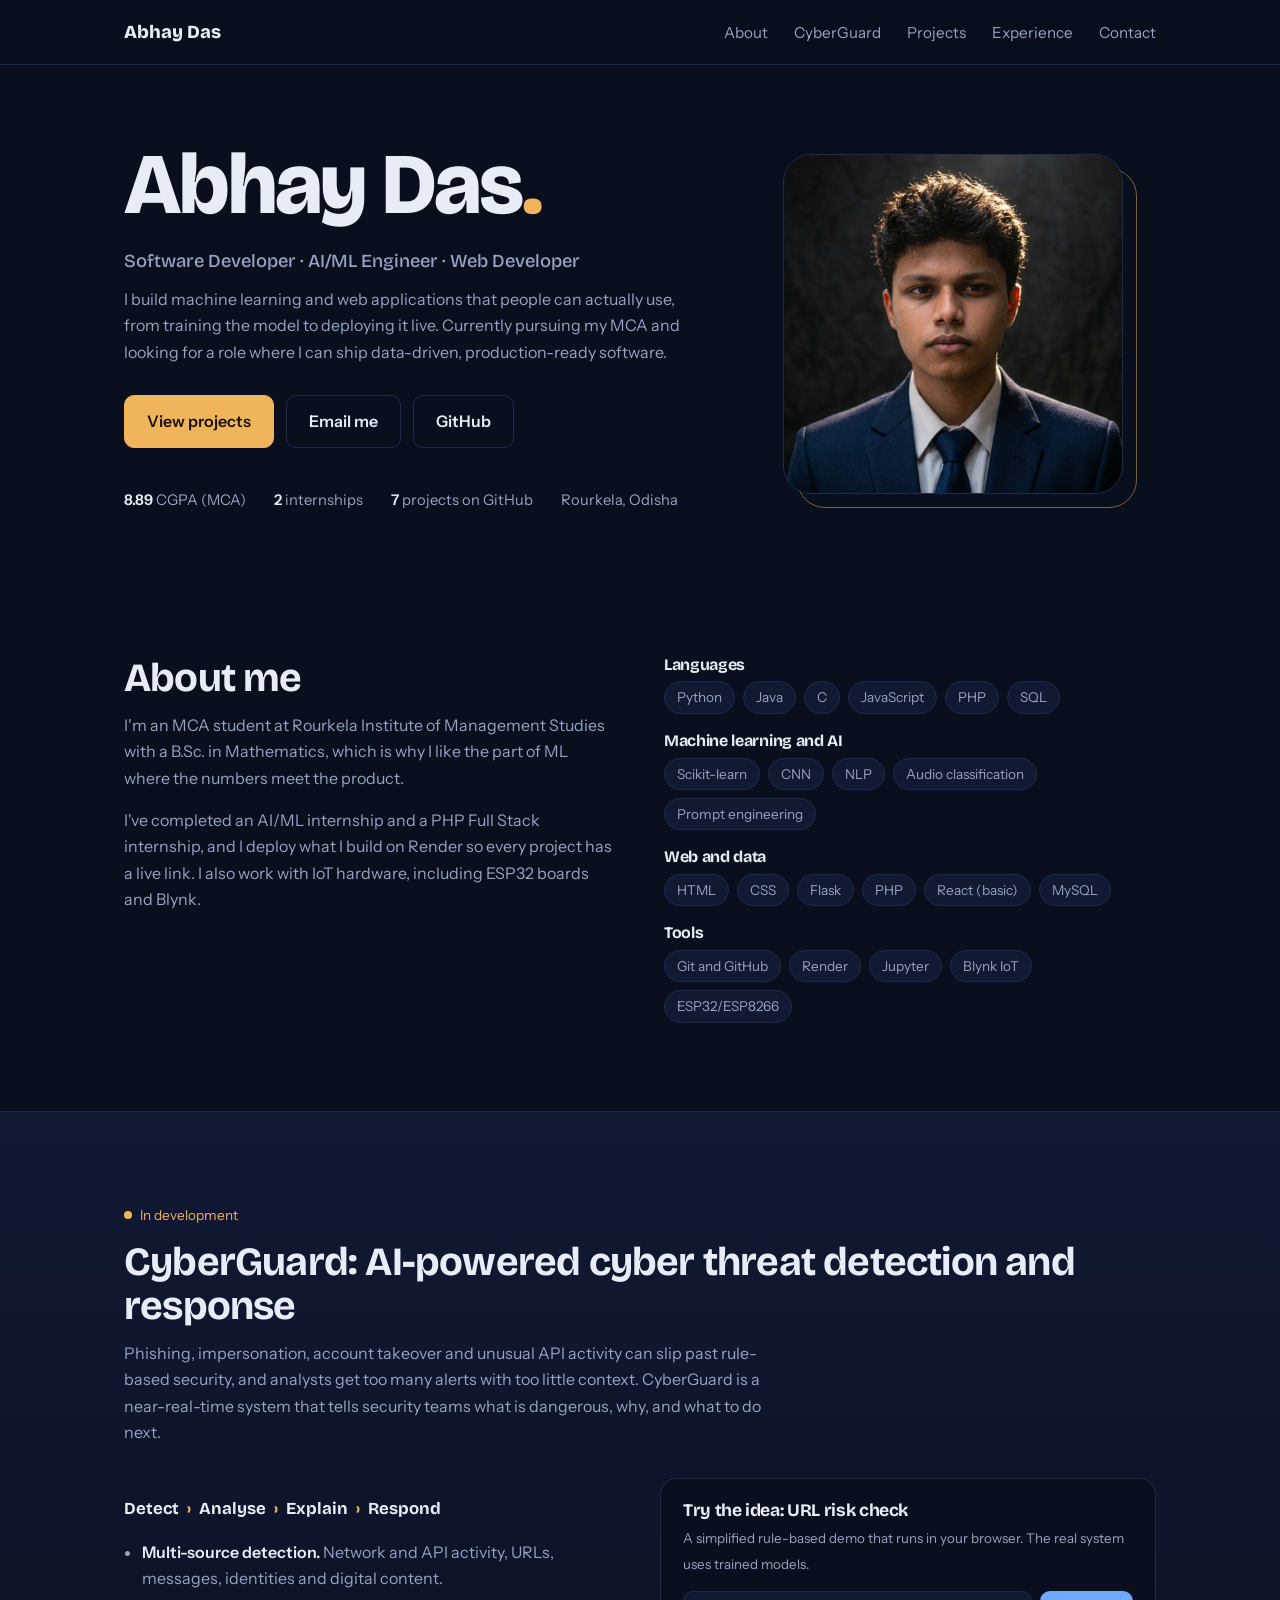
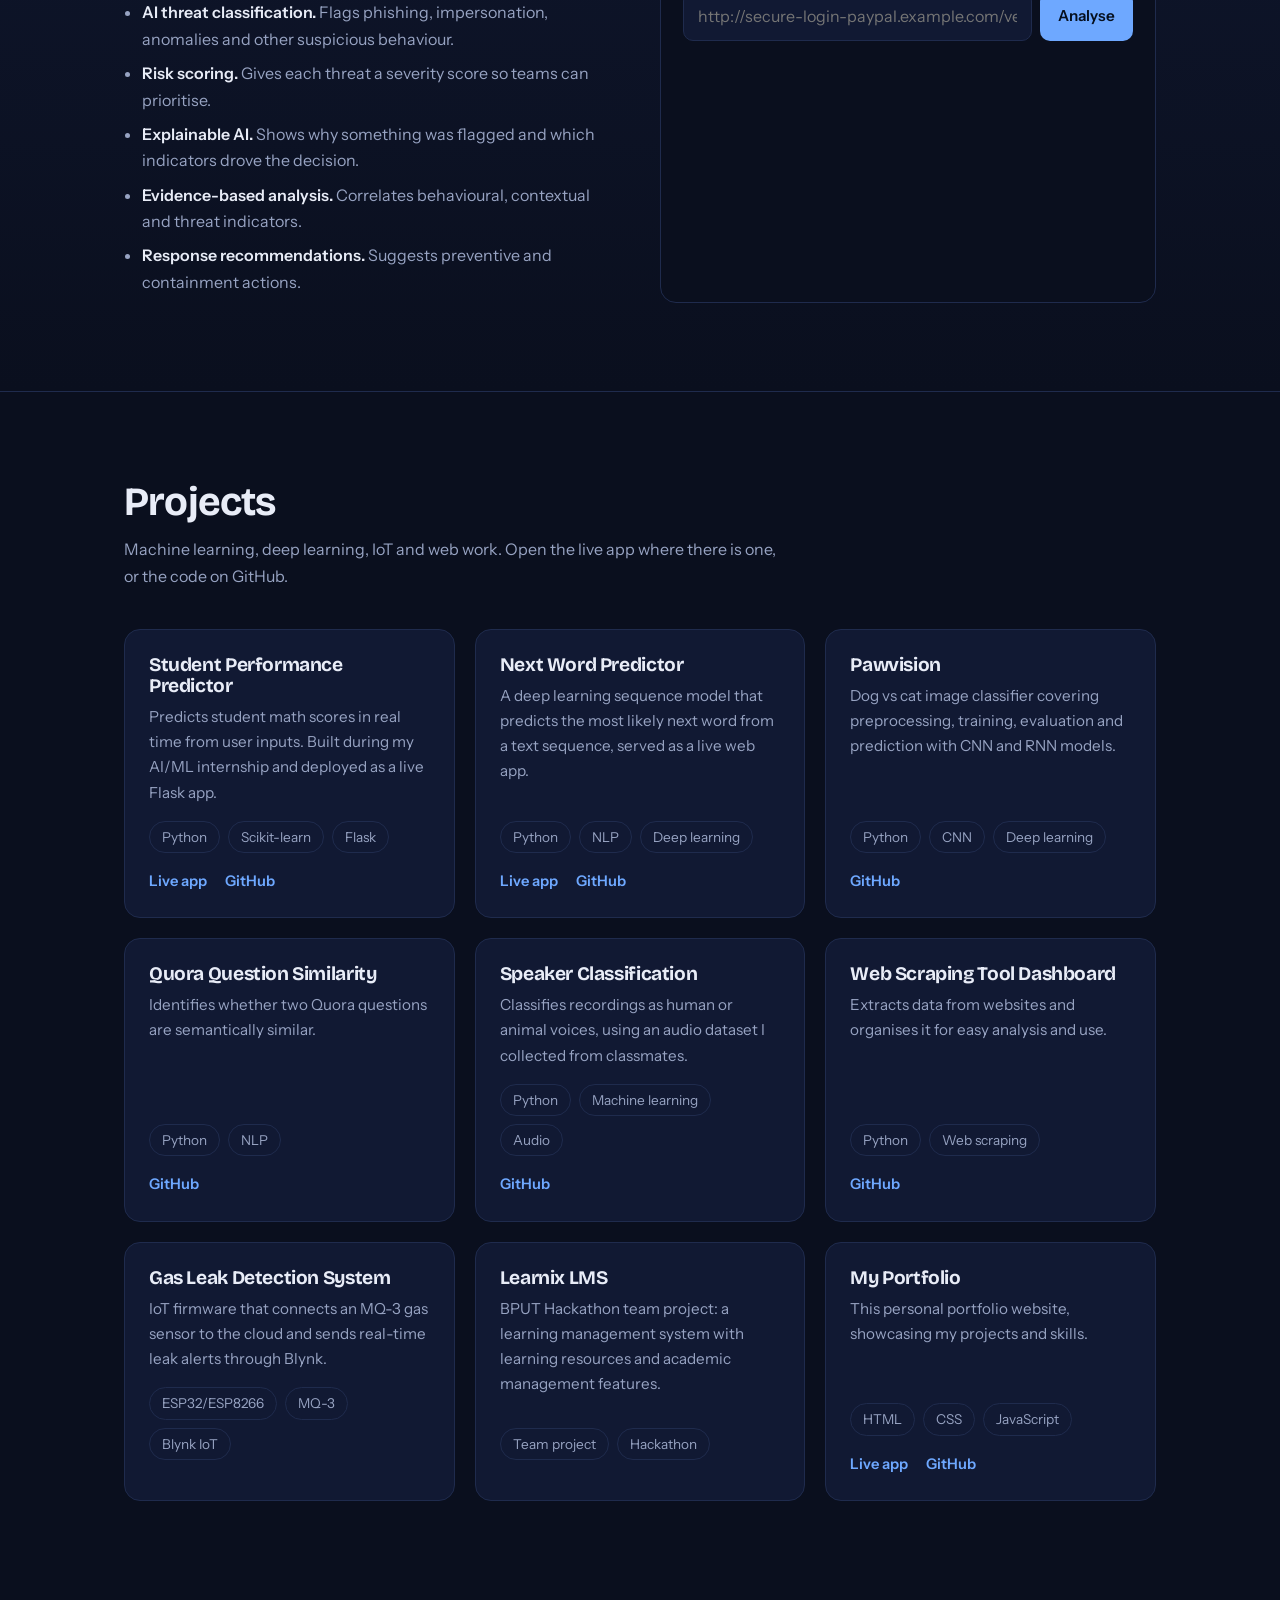
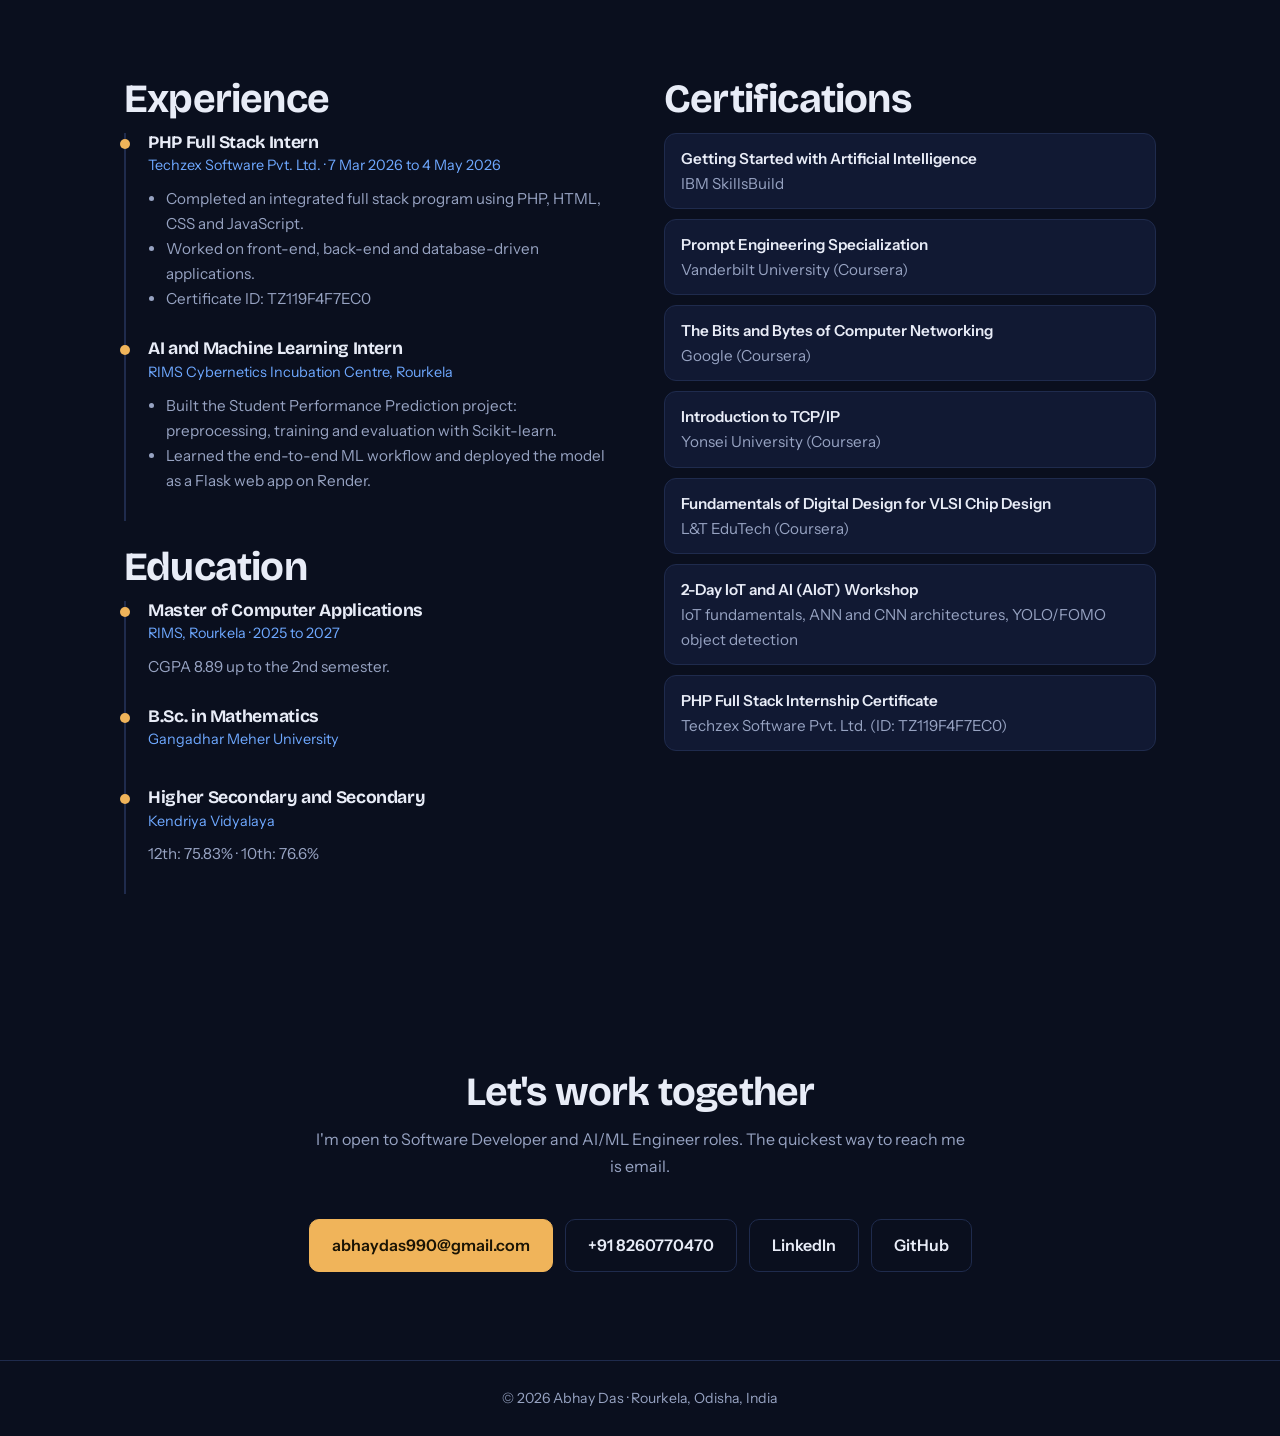
<file: index.html>
<!DOCTYPE html>
<html lang="en">
<head>
<meta charset="utf-8">
<meta name="viewport" content="width=device-width, initial-scale=1">
<title>Abhay Das | Software Developer & AI/ML Engineer</title>
<meta name="description" content="Portfolio of Abhay Das, MCA student building machine learning and web applications with Python, Flask and deep learning.">
<link rel="preconnect" href="https://fonts.googleapis.com">
<link rel="preconnect" href="https://fonts.gstatic.com" crossorigin>
<link href="https://fonts.googleapis.com/css2?family=Bricolage+Grotesque:opsz,wght@12..96,500;12..96,700;12..96,800&family=Instrument+Sans:wght@400;500;600&display=swap" rel="stylesheet">
<link rel="stylesheet" href="style.css">
</head>
<body>
<nav><div class="wrap"><a class="logo" href="#top">Abhay Das</a>
<ul><li><a href="#about">About</a></li><li><a href="#cyberguard">CyberGuard</a></li><li><a href="#projects">Projects</a></li><li><a href="#experience">Experience</a></li><li><a href="#contact">Contact</a></li></ul></div></nav>

<header class="hero" id="top"><div class="wrap">
<div>
<h1>Abhay Das<span>.</span></h1>
<p class="role">Software Developer · AI/ML Engineer · Web Developer</p>
<p>I build machine learning and web applications that people can actually use, from training the model to deploying it live. Currently pursuing my MCA and looking for a role where I can ship data-driven, production-ready software.</p>
<div class="cta"><a class="btn primary" href="#projects">View projects</a><a class="btn ghost" href="mailto:abhaydas990@gmail.com">Email me</a><a class="btn ghost" href="https://github.com/abhaydas990-crypto" target="_blank" rel="noopener">GitHub</a></div>
<div class="facts"><span><b>8.89</b> CGPA (MCA)</span><span><b>2</b> internships</span><span><b>7</b> projects on GitHub</span><span>Rourkela, Odisha</span></div>
</div>
<div class="photo"><img src="profile.png" alt="Portrait of Abhay Das in a navy suit"></div>
</div></header>

<section id="about"><div class="wrap about">
<div><h2>About me</h2>
<p class="lead" style="margin-bottom:16px">I'm an MCA student at Rourkela Institute of Management Studies with a B.Sc. in Mathematics, which is why I like the part of ML where the numbers meet the product.</p>
<p class="lead" style="margin-bottom:0">I've completed an AI/ML internship and a PHP Full Stack internship, and I deploy what I build on Render so every project has a live link. I also work with IoT hardware, including ESP32 boards and Blynk.</p></div>
<div class="skills">
<div><h3>Languages</h3><div class="chips"><span class="chip">Python</span><span class="chip">Java</span><span class="chip">C</span><span class="chip">JavaScript</span><span class="chip">PHP</span><span class="chip">SQL</span></div></div>
<div><h3>Machine learning and AI</h3><div class="chips"><span class="chip">Scikit-learn</span><span class="chip">CNN</span><span class="chip">NLP</span><span class="chip">Audio classification</span><span class="chip">Prompt engineering</span></div></div>
<div><h3>Web and data</h3><div class="chips"><span class="chip">HTML</span><span class="chip">CSS</span><span class="chip">Flask</span><span class="chip">PHP</span><span class="chip">React (basic)</span><span class="chip">MySQL</span></div></div>
<div><h3>Tools</h3><div class="chips"><span class="chip">Git and GitHub</span><span class="chip">Render</span><span class="chip">Jupyter</span><span class="chip">Blynk IoT</span><span class="chip">ESP32/ESP8266</span></div></div>
</div></div></section>

<section class="cg" id="cyberguard"><div class="wrap">
<div class="badge"><i></i>In development</div>
<h2>CyberGuard: AI-powered cyber threat detection and response</h2>
<p class="lead" style="margin-bottom:0">Phishing, impersonation, account takeover and unusual API activity can slip past rule-based security, and analysts get too many alerts with too little context. CyberGuard is a near-real-time system that tells security teams what is dangerous, why, and what to do next.</p>
<div class="cg-grid">
<div>
<div class="flow"><span>Detect</span><span>Analyse</span><span>Explain</span><span>Respond</span></div>
<ul>
<li><b>Multi-source detection.</b> Network and API activity, URLs, messages, identities and digital content.</li>
<li><b>AI threat classification.</b> Flags phishing, impersonation, anomalies and other suspicious behaviour.</li>
<li><b>Risk scoring.</b> Gives each threat a severity score so teams can prioritise.</li>
<li><b>Explainable AI.</b> Shows why something was flagged and which indicators drove the decision.</li>
<li><b>Evidence-based analysis.</b> Correlates behavioural, contextual and threat indicators.</li>
<li><b>Response recommendations.</b> Suggests preventive and containment actions.</li>
</ul></div>
<div class="demo">
<h3>Try the idea: URL risk check</h3>
<small>A simplified rule-based demo that runs in your browser. The real system uses trained models.</small>
<form id="f"><input id="u" aria-label="URL to check" placeholder="http://secure-login-paypal.example.com/verify" required><button>Analyse</button></form>
<div id="out" hidden><span id="score"></span> <span id="level"></span>
<div class="meter"><div id="bar"></div></div>
<ul id="reasons"></ul><p id="action"></p></div>
</div></div></div></section>

<section id="projects"><div class="wrap">
<h2>Projects</h2>
<p class="lead">Machine learning, deep learning, IoT and web work. Open the live app where there is one, or the code on GitHub.</p>
<div class="grid" id="grid">
<!-- project cards are generated by script.js -->
</div>
</div></section>

<section id="experience"><div class="wrap cols">
<div><h2>Experience</h2>
<div class="item"><h3>PHP Full Stack Intern</h3><div class="meta">Techzex Software Pvt. Ltd. · 7 Mar 2026 to 4 May 2026</div>
<ul><li>Completed an integrated full stack program using PHP, HTML, CSS and JavaScript.</li><li>Worked on front-end, back-end and database-driven applications.</li><li>Certificate ID: TZ119F4F7EC0</li></ul></div>
<div class="item"><h3>AI and Machine Learning Intern</h3><div class="meta">RIMS Cybernetics Incubation Centre, Rourkela</div>
<ul><li>Built the Student Performance Prediction project: preprocessing, training and evaluation with Scikit-learn.</li><li>Learned the end-to-end ML workflow and deployed the model as a Flask web app on Render.</li></ul></div>
<h2 style="margin-top:24px">Education</h2>
<div class="item"><h3>Master of Computer Applications</h3><div class="meta">RIMS, Rourkela · 2025 to 2027</div><p>CGPA 8.89 up to the 2nd semester.</p></div>
<div class="item"><h3>B.Sc. in Mathematics</h3><div class="meta">Gangadhar Meher University</div></div>
<div class="item"><h3>Higher Secondary and Secondary</h3><div class="meta">Kendriya Vidyalaya</div><p>12th: 75.83% · 10th: 76.6%</p></div>
</div>
<div><h2>Certifications</h2>
<ul class="certs" id="certs">
<!-- certificates are generated by script.js -->
</ul></div>
</div></section>

<section class="contact" id="contact"><div class="wrap">
<h2>Let's work together</h2>
<p class="lead">I'm open to Software Developer and AI/ML Engineer roles. The quickest way to reach me is email.</p>
<div class="cta"><a class="btn primary" href="mailto:abhaydas990@gmail.com">abhaydas990@gmail.com</a><a class="btn ghost" href="tel:+918260770470">+91 8260770470</a><a class="btn ghost" href="https://www.linkedin.com/in/abhay-das-9800a7387" target="_blank" rel="noopener">LinkedIn</a><a class="btn ghost" href="https://github.com/abhaydas990-crypto" target="_blank" rel="noopener">GitHub</a></div>
</div></section>
<footer><div class="wrap">© <span id="yr"></span> Abhay Das · Rourkela, Odisha, India</div></footer>

<script src="script.js"></script>
</body>
</html>
</file>
<file: style.css>
:root{--bg:#0a0f1e;--surface:#111933;--line:#1f2b4d;--text:#e8ecf7;--muted:#97a3c2;--accent:#f0b45a;--blue:#6ea8ff;--ok:#5fd4a0;--bad:#ff6b6b;
--display:'Bricolage Grotesque','Segoe UI',system-ui,sans-serif;--body:'Instrument Sans','Segoe UI',system-ui,sans-serif}
*{box-sizing:border-box;margin:0}
html{scroll-behavior:smooth;scroll-padding-top:80px}
body{background:var(--bg);color:var(--text);font:400 1rem/1.65 var(--body);-webkit-font-smoothing:antialiased}
a{color:inherit;text-decoration:none}
:focus-visible{outline:2px solid var(--accent);outline-offset:3px;border-radius:4px}
.wrap{max-width:1080px;margin:0 auto;padding:0 24px}
h1,h2,h3{font-family:var(--display);line-height:1.1;letter-spacing:-.02em}
h2{font-size:clamp(1.8rem,4vw,2.5rem);margin-bottom:12px}
section{padding:88px 0}
.lead{color:var(--muted);max-width:60ch;margin-bottom:40px}
/* nav */
nav{position:sticky;top:0;z-index:10;background:rgba(10,15,30,.85);backdrop-filter:blur(10px);border-bottom:1px solid var(--line)}
nav .wrap{display:flex;align-items:center;justify-content:space-between;height:64px}
.logo{font:800 1.15rem var(--display)}
nav ul{display:flex;gap:26px;list-style:none;padding:0}
nav ul a{color:var(--muted);font-size:.95rem;transition:color .2s}
nav ul a:hover{color:var(--text)}
/* hero */
.hero{padding:72px 0 56px}
.hero .wrap{display:grid;grid-template-columns:1.4fr 1fr;gap:56px;align-items:center}
.hero h1{font-size:clamp(2.8rem,8vw,5.4rem);font-weight:800}
.hero h1 span{color:var(--accent)}
.role{font:500 1.15rem var(--display);color:var(--blue);margin:18px 0 14px}
.hero p{color:var(--muted);max-width:52ch}
.cta{display:flex;flex-wrap:wrap;gap:12px;margin-top:30px}
.btn{padding:12px 22px;border-radius:10px;font-weight:600;border:1px solid var(--line);transition:transform .15s,background .2s}
.btn:hover{transform:translateY(-2px)}
.btn.primary{background:var(--accent);color:#1a1405;border-color:var(--accent)}
.btn.ghost:hover{background:var(--surface)}
.photo{position:relative;justify-self:center;width:min(340px,100%)}
.photo img{width:100%;aspect-ratio:1;object-fit:cover;border-radius:28px;border:1px solid var(--line);display:block}
.photo::after{content:"";position:absolute;inset:14px -14px -14px 14px;border:1px solid var(--accent);border-radius:28px;z-index:-1;opacity:.5}
.facts{display:flex;flex-wrap:wrap;gap:10px 28px;margin-top:40px;color:var(--muted);font-size:.92rem}
.facts b{color:var(--text);font-weight:600}
/* about / skills */
.about{display:grid;grid-template-columns:1fr 1fr;gap:48px}
.skills{display:grid;gap:18px}
.skills h3{font-size:1rem;margin-bottom:8px;color:var(--text)}
.chips{display:flex;flex-wrap:wrap;gap:8px}
.chip{padding:4px 12px;border:1px solid var(--line);border-radius:99px;font-size:.85rem;color:var(--muted);background:var(--surface)}
/* cyberguard */
.cg{background:linear-gradient(180deg,var(--surface),var(--bg));border-block:1px solid var(--line)}
.badge{display:inline-flex;align-items:center;gap:8px;font-size:.85rem;color:var(--accent);margin-bottom:14px}
.badge i{width:8px;height:8px;border-radius:50%;background:var(--accent);animation:pulse 1.8s infinite}
@keyframes pulse{50%{opacity:.25}
}
.cg-grid{display:grid;grid-template-columns:1fr 1fr;gap:40px;margin-top:32px}
.flow{display:flex;flex-wrap:wrap;gap:8px;margin:20px 0;font:700 1.05rem var(--display)}
.flow span:not(:last-child)::after{content:"›";color:var(--accent);margin-left:8px}
.cg ul{padding-left:18px;color:var(--muted)}
.cg li{margin-bottom:8px}
.cg li b{color:var(--text);font-weight:600}
.demo{background:var(--bg);border:1px solid var(--line);border-radius:16px;padding:22px}
.demo h3{font-size:1.1rem;margin-bottom:4px}
.demo small{color:var(--muted)}
.demo form{display:flex;gap:8px;margin:14px 0}
.demo input{flex:1;min-width:0;background:var(--surface);border:1px solid var(--line);color:var(--text);padding:11px 14px;border-radius:10px;font:inherit}
.demo button{background:var(--blue);color:#06101f;border:0;border-radius:10px;padding:0 18px;font:600 .95rem var(--body);cursor:pointer}
.meter{height:8px;background:var(--line);border-radius:9px;overflow:hidden;margin:10px 0}
.meter div{height:100%;width:0;background:var(--ok);transition:width .6s,background .3s}
#score{font:800 2rem var(--display)}
#reasons{list-style:none;padding:0;margin:8px 0;font-size:.9rem;color:var(--muted)}
#reasons li::before{content:"• ";color:var(--accent)}
#action{font-size:.9rem;border-top:1px solid var(--line);padding-top:10px;margin-top:10px}
/* projects */
.grid{display:grid;grid-template-columns:repeat(auto-fill,minmax(310px,1fr));gap:20px}
.card{background:var(--surface);border:1px solid var(--line);border-radius:16px;padding:24px;display:flex;flex-direction:column;transition:border-color .2s}
.card:hover{border-color:var(--accent)}
.card h3{font-size:1.2rem;margin-bottom:8px}
.card p{color:var(--muted);font-size:.95rem;flex:1}
.card .chips{margin:16px 0}
.links{display:flex;gap:18px;font-weight:600;font-size:.92rem}
.links a{color:var(--blue)}
.links a:hover{text-decoration:underline}
/* timeline */
.cols{display:grid;grid-template-columns:1fr 1fr;gap:48px}
.item{border-left:2px solid var(--line);padding:0 0 28px 22px;position:relative}
.item::before{content:"";position:absolute;left:-6px;top:6px;width:10px;height:10px;border-radius:50%;background:var(--accent)}
.item h3{font-size:1.1rem}
.item .meta{color:var(--blue);font-size:.9rem;margin:2px 0 8px}
.item p,.item li{color:var(--muted);font-size:.95rem}
.item ul{padding-left:18px}
.certs{list-style:none;padding:0;display:grid;gap:10px}
.certs li{background:var(--surface);border:1px solid var(--line);border-radius:12px;padding:12px 16px;color:var(--muted);font-size:.95rem}
.certs b{color:var(--text);font-weight:600}
/* contact */
.contact{text-align:center}
.contact .lead{margin-inline:auto}
.contact .cta{justify-content:center}
footer{border-top:1px solid var(--line);padding:26px 0;text-align:center;color:var(--muted);font-size:.88rem}
@media(max-width:820px){.hero .wrap,.about,.cg-grid,.cols{grid-template-columns:1fr}
.photo{order:-1;width:240px}
nav ul{gap:16px}
nav ul li:nth-child(n+4){display:none}
section{padding:64px 0}
}
@media(prefers-reduced-motion:reduce){*{animation:none!important;transition:none!important}
html{scroll-behavior:auto}
}
.certs a.cert{display:block;transition:border-color .2s,transform .15s}
.certs li:has(a.cert){padding:0}
.certs a.cert{padding:12px 16px;border-radius:12px}
.certs li:has(a.cert):hover{border-color:var(--accent)}
.certs a.cert::after{content:" ↗";color:var(--accent)}
</file>
